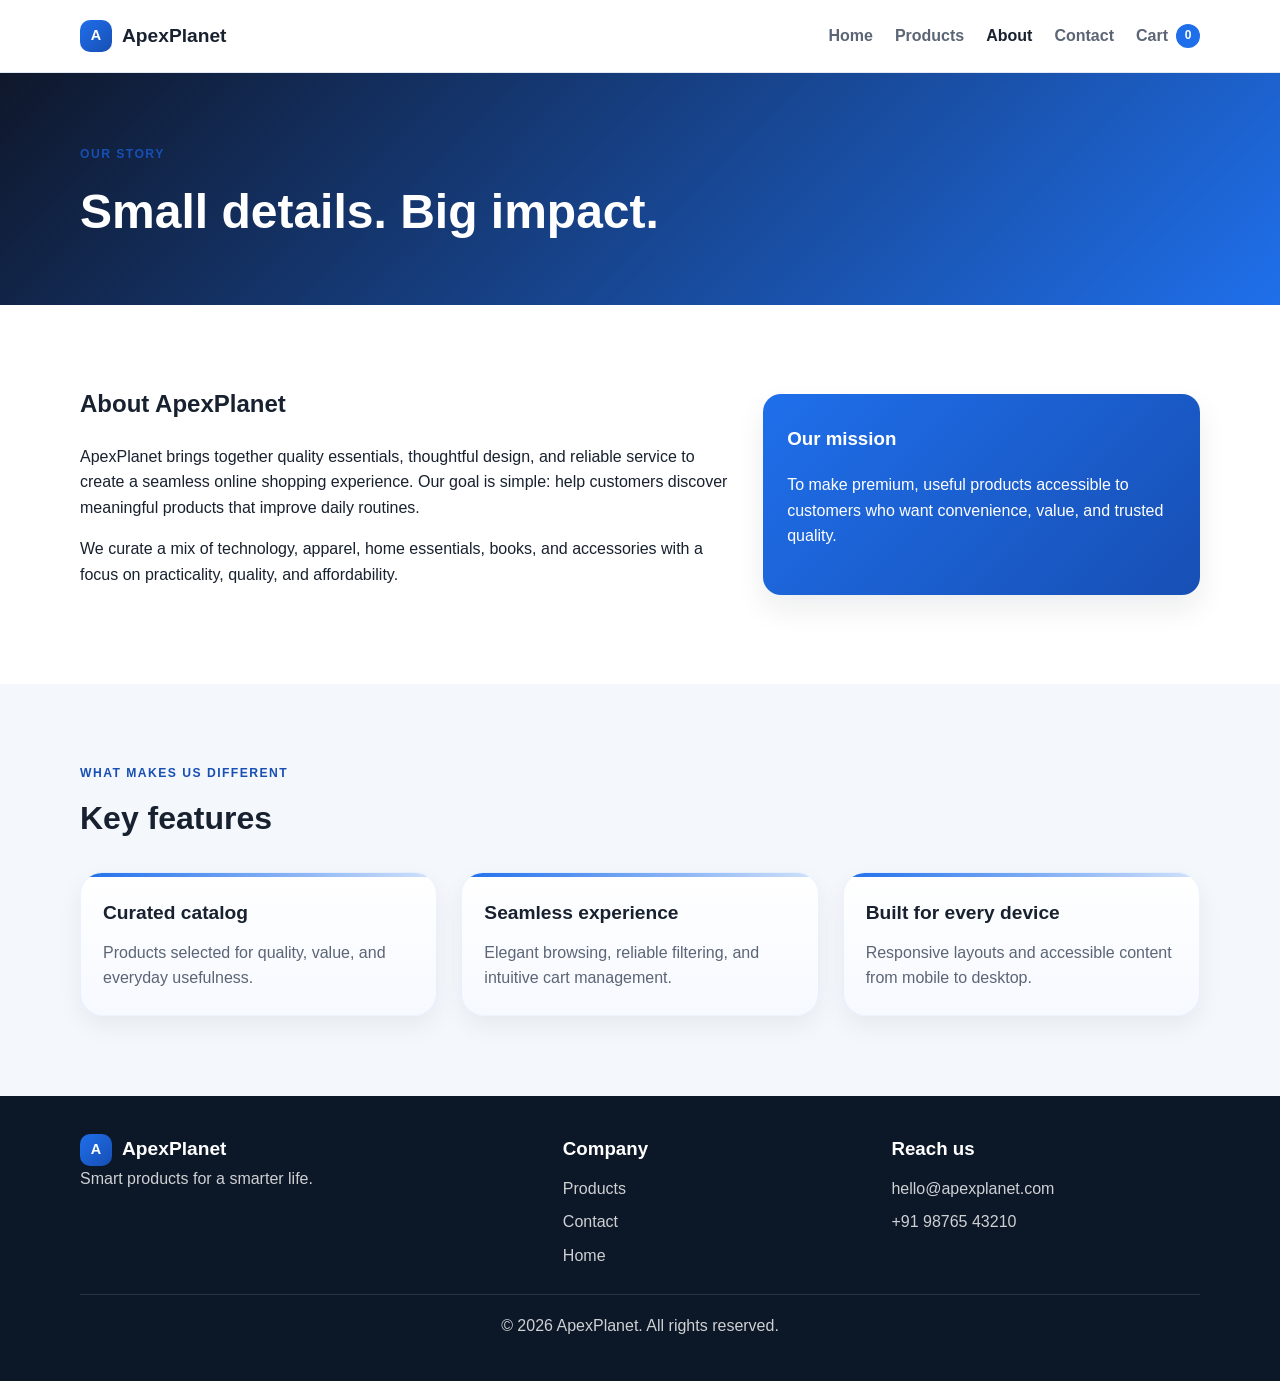
<file: about.html>
<!DOCTYPE html>
<html lang="en">
  <head>
    <meta charset="UTF-8" />
    <meta name="viewport" content="width=device-width, initial-scale=1.0" />
    <meta name="description" content="Learn more about ApexPlanet and the values behind our curated e-commerce store." />
    <title>ApexPlanet | About</title>
    <link rel="stylesheet" href="css/style.css" />
    <script defer src="js/data.js"></script>
    <script defer src="js/app.js"></script>
  </head>
  <body data-page="about">
    <header class="site-header">
      <div class="container nav-wrap">
        <a href="index.html" class="brand" aria-label="ApexPlanet home page">
          <span class="brand-mark">A</span>
          <span>ApexPlanet</span>
        </a>
        <button class="nav-toggle" aria-label="Open navigation menu" aria-expanded="false">
          <span></span><span></span><span></span>
        </button>
        <nav class="main-nav" aria-label="Main navigation">
          <a href="index.html">Home</a>
          <a href="products.html">Products</a>
          <a href="about.html" class="active">About</a>
          <a href="contact.html">Contact</a>
          <a href="cart.html" class="cart-link" aria-label="Shopping cart">
            Cart
            <span class="cart-count" data-cart-count>0</span>
          </a>
        </nav>
      </div>
    </header>

    <main>
      <section class="page-banner">
        <div class="container">
          <p class="eyebrow">Our story</p>
          <h1>Small details. Big impact.</h1>
        </div>
      </section>

      <section class="section">
        <div class="container about-layout">
          <div>
            <h2>About ApexPlanet</h2>
            <p>ApexPlanet brings together quality essentials, thoughtful design, and reliable service to create a seamless online shopping experience. Our goal is simple: help customers discover meaningful products that improve daily routines.</p>
            <p>We curate a mix of technology, apparel, home essentials, books, and accessories with a focus on practicality, quality, and affordability.</p>
          </div>
          <div class="about-highlight-box">
            <h3>Our mission</h3>
            <p>To make premium, useful products accessible to customers who want convenience, value, and trusted quality.</p>
          </div>
        </div>
      </section>

      <section class="section alt-bg">
        <div class="container">
          <div class="section-heading">
            <p class="eyebrow">What makes us different</p>
            <h2>Key features</h2>
          </div>
          <div class="feature-grid">
            <article class="info-card">
              <h3>Curated catalog</h3>
              <p>Products selected for quality, value, and everyday usefulness.</p>
            </article>
            <article class="info-card">
              <h3>Seamless experience</h3>
              <p>Elegant browsing, reliable filtering, and intuitive cart management.</p>
            </article>
            <article class="info-card">
              <h3>Built for every device</h3>
              <p>Responsive layouts and accessible content from mobile to desktop.</p>
            </article>
          </div>
        </div>
      </section>
    </main>

    <footer class="site-footer">
      <div class="container footer-grid">
        <div>
          <a href="index.html" class="brand footer-brand">
            <span class="brand-mark">A</span>
            <span>ApexPlanet</span>
          </a>
          <p>Smart products for a smarter life.</p>
        </div>
        <div>
          <h3>Company</h3>
          <ul>
            <li><a href="products.html">Products</a></li>
            <li><a href="contact.html">Contact</a></li>
            <li><a href="index.html">Home</a></li>
          </ul>
        </div>
        <div>
          <h3>Reach us</h3>
          <ul>
            <li>hello@apexplanet.com</li>
            <li>+91 98765 43210</li>
          </ul>
        </div>
      </div>
      <div class="container footer-bottom">
        <p>© <span id="year"></span> ApexPlanet. All rights reserved.</p>
      </div>
    </footer>
  </body>
</html>
</file>
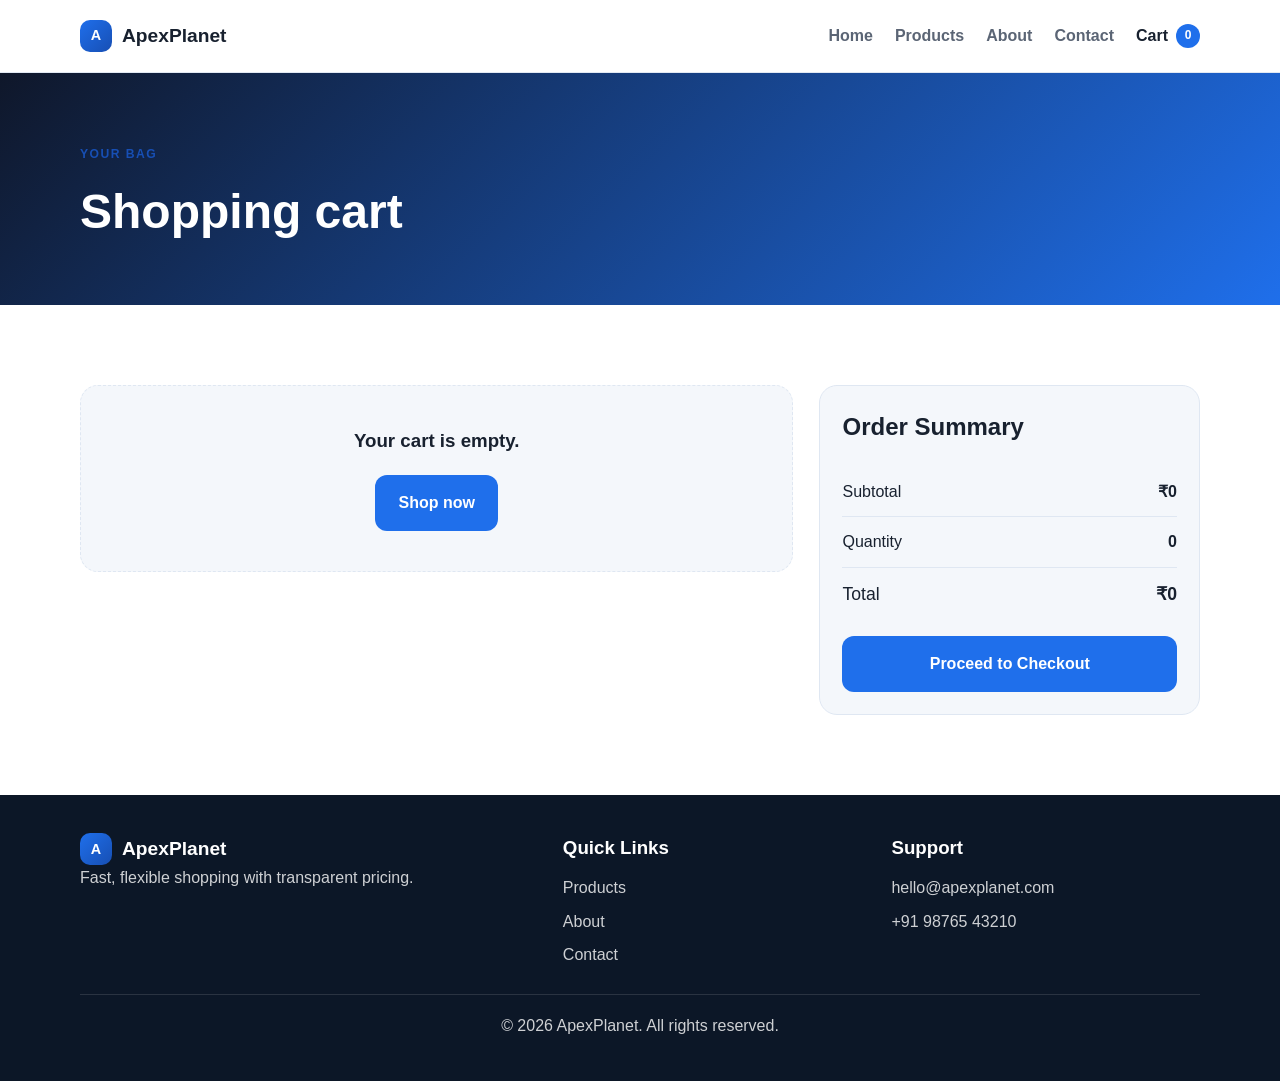
<file: cart.html>
<!DOCTYPE html>
<html lang="en">
  <head>
    <meta charset="UTF-8" />
    <meta name="viewport" content="width=device-width, initial-scale=1.0" />
    <meta name="description" content="Review your ApexPlanet cart and manage quantities before checkout." />
    <title>ApexPlanet | Shopping Cart</title>
    <link rel="stylesheet" href="css/style.css" />
    <script defer src="js/data.js"></script>
    <script defer src="js/app.js"></script>
  </head>
  <body data-page="cart">
    <header class="site-header">
      <div class="container nav-wrap">
        <a href="index.html" class="brand" aria-label="ApexPlanet home page">
          <span class="brand-mark">A</span>
          <span>ApexPlanet</span>
        </a>
        <button class="nav-toggle" aria-label="Open navigation menu" aria-expanded="false">
          <span></span><span></span><span></span>
        </button>
        <nav class="main-nav" aria-label="Main navigation">
          <a href="index.html">Home</a>
          <a href="products.html">Products</a>
          <a href="about.html">About</a>
          <a href="contact.html">Contact</a>
          <a href="cart.html" class="active cart-link" aria-label="Shopping cart">
            Cart
            <span class="cart-count" data-cart-count>0</span>
          </a>
        </nav>
      </div>
    </header>

    <main>
      <section class="page-banner">
        <div class="container">
          <p class="eyebrow">Your bag</p>
          <h1>Shopping cart</h1>
        </div>
      </section>

      <section class="section cart-section">
        <div class="container cart-layout">
          <div id="cartItems" class="cart-items" aria-live="polite"></div>
          <aside class="cart-summary">
            <h2>Order Summary</h2>
            <div class="summary-row">
              <span>Subtotal</span>
              <strong id="subtotalValue">₹0</strong>
            </div>
            <div class="summary-row">
              <span>Quantity</span>
              <strong id="quantityValue">0</strong>
            </div>
            <div class="summary-row total-row">
              <span>Total</span>
              <strong id="totalValue">₹0</strong>
            </div>
            <button type="button" class="btn btn-primary checkout-btn">Proceed to Checkout</button>
          </aside>
        </div>
      </section>
    </main>

    <footer class="site-footer">
      <div class="container footer-grid">
        <div>
          <a href="index.html" class="brand footer-brand">
            <span class="brand-mark">A</span>
            <span>ApexPlanet</span>
          </a>
          <p>Fast, flexible shopping with transparent pricing.</p>
        </div>
        <div>
          <h3>Quick Links</h3>
          <ul>
            <li><a href="products.html">Products</a></li>
            <li><a href="about.html">About</a></li>
            <li><a href="contact.html">Contact</a></li>
          </ul>
        </div>
        <div>
          <h3>Support</h3>
          <ul>
            <li>hello@apexplanet.com</li>
            <li>+91 98765 43210</li>
          </ul>
        </div>
      </div>
      <div class="container footer-bottom">
        <p>© <span id="year"></span> ApexPlanet. All rights reserved.</p>
      </div>
    </footer>
  </body>
</html>
</file>
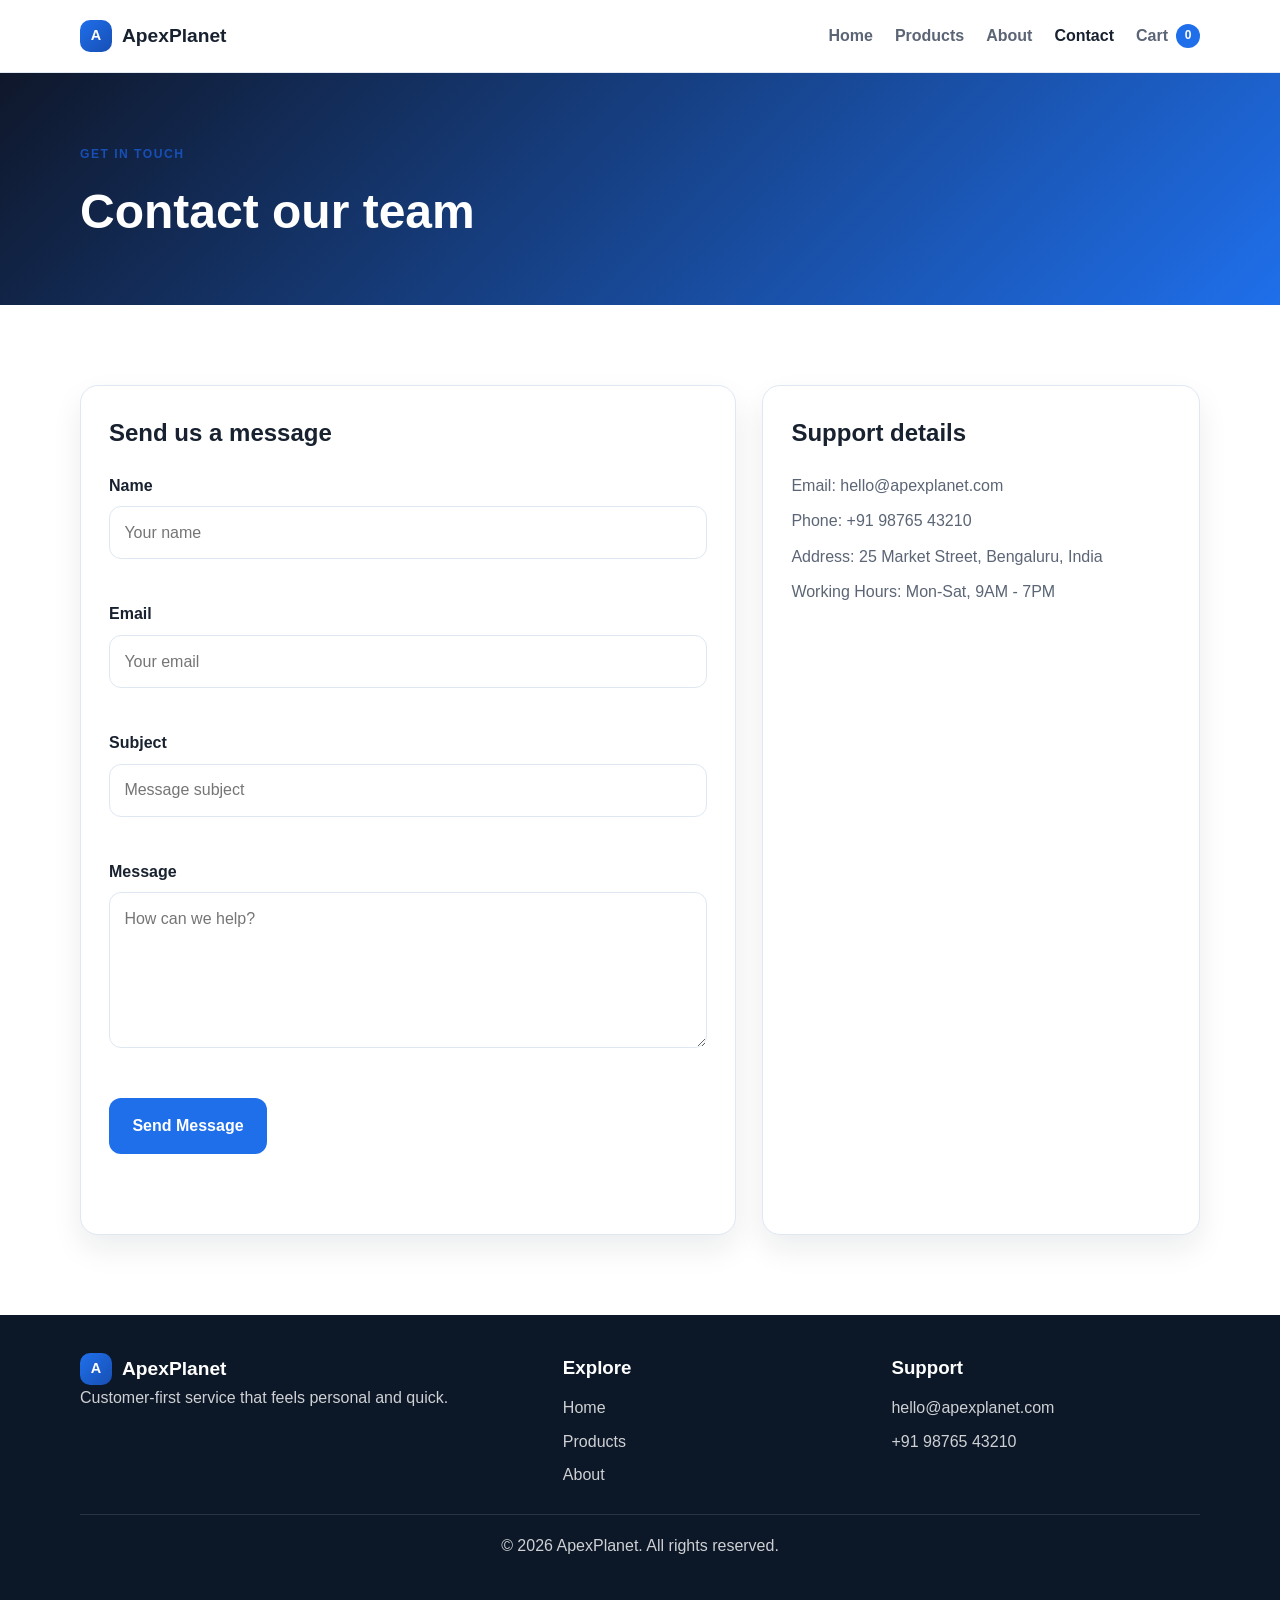
<file: contact.html>
<!DOCTYPE html>
<html lang="en">
  <head>
    <meta charset="UTF-8" />
    <meta name="viewport" content="width=device-width, initial-scale=1.0" />
    <meta name="description" content="Contact ApexPlanet for support, partnership, or shopping assistance." />
    <title>ApexPlanet | Contact</title>
    <link rel="stylesheet" href="css/style.css" />
    <script defer src="js/data.js"></script>
    <script defer src="js/app.js"></script>
  </head>
  <body data-page="contact">
    <header class="site-header">
      <div class="container nav-wrap">
        <a href="index.html" class="brand" aria-label="ApexPlanet home page">
          <span class="brand-mark">A</span>
          <span>ApexPlanet</span>
        </a>
        <button class="nav-toggle" aria-label="Open navigation menu" aria-expanded="false">
          <span></span><span></span><span></span>
        </button>
        <nav class="main-nav" aria-label="Main navigation">
          <a href="index.html">Home</a>
          <a href="products.html">Products</a>
          <a href="about.html">About</a>
          <a href="contact.html" class="active">Contact</a>
          <a href="cart.html" class="cart-link" aria-label="Shopping cart">
            Cart
            <span class="cart-count" data-cart-count>0</span>
          </a>
        </nav>
      </div>
    </header>

    <main>
      <section class="page-banner">
        <div class="container">
          <p class="eyebrow">Get in touch</p>
          <h1>Contact our team</h1>
        </div>
      </section>

      <section class="section">
        <div class="container contact-layout">
          <div class="contact-card">
            <h2>Send us a message</h2>
            <form id="contactForm" novalidate>
              <div class="form-group">
                <label for="name">Name</label>
                <input id="name" name="name" type="text" placeholder="Your name" />
                <small class="error-message" data-error-for="name"></small>
              </div>
              <div class="form-group">
                <label for="email">Email</label>
                <input id="email" name="email" type="email" placeholder="Your email" />
                <small class="error-message" data-error-for="email"></small>
              </div>
              <div class="form-group">
                <label for="subject">Subject</label>
                <input id="subject" name="subject" type="text" placeholder="Message subject" />
                <small class="error-message" data-error-for="subject"></small>
              </div>
              <div class="form-group">
                <label for="message">Message</label>
                <textarea id="message" name="message" rows="5" placeholder="How can we help?"></textarea>
                <small class="error-message" data-error-for="message"></small>
              </div>
              <button type="submit" class="btn btn-primary">Send Message</button>
              <p id="contactSuccess" class="success-message" aria-live="polite"></p>
            </form>
          </div>
          <div class="contact-info">
            <h2>Support details</h2>
            <ul>
              <li>Email: hello@apexplanet.com</li>
              <li>Phone: +91 98765 43210</li>
              <li>Address: 25 Market Street, Bengaluru, India</li>
              <li>Working Hours: Mon-Sat, 9AM - 7PM</li>
            </ul>
          </div>
        </div>
      </section>
    </main>

    <footer class="site-footer">
      <div class="container footer-grid">
        <div>
          <a href="index.html" class="brand footer-brand">
            <span class="brand-mark">A</span>
            <span>ApexPlanet</span>
          </a>
          <p>Customer-first service that feels personal and quick.</p>
        </div>
        <div>
          <h3>Explore</h3>
          <ul>
            <li><a href="index.html">Home</a></li>
            <li><a href="products.html">Products</a></li>
            <li><a href="about.html">About</a></li>
          </ul>
        </div>
        <div>
          <h3>Support</h3>
          <ul>
            <li>hello@apexplanet.com</li>
            <li>+91 98765 43210</li>
          </ul>
        </div>
      </div>
      <div class="container footer-bottom">
        <p>© <span id="year"></span> ApexPlanet. All rights reserved.</p>
      </div>
    </footer>
  </body>
</html>
</file>
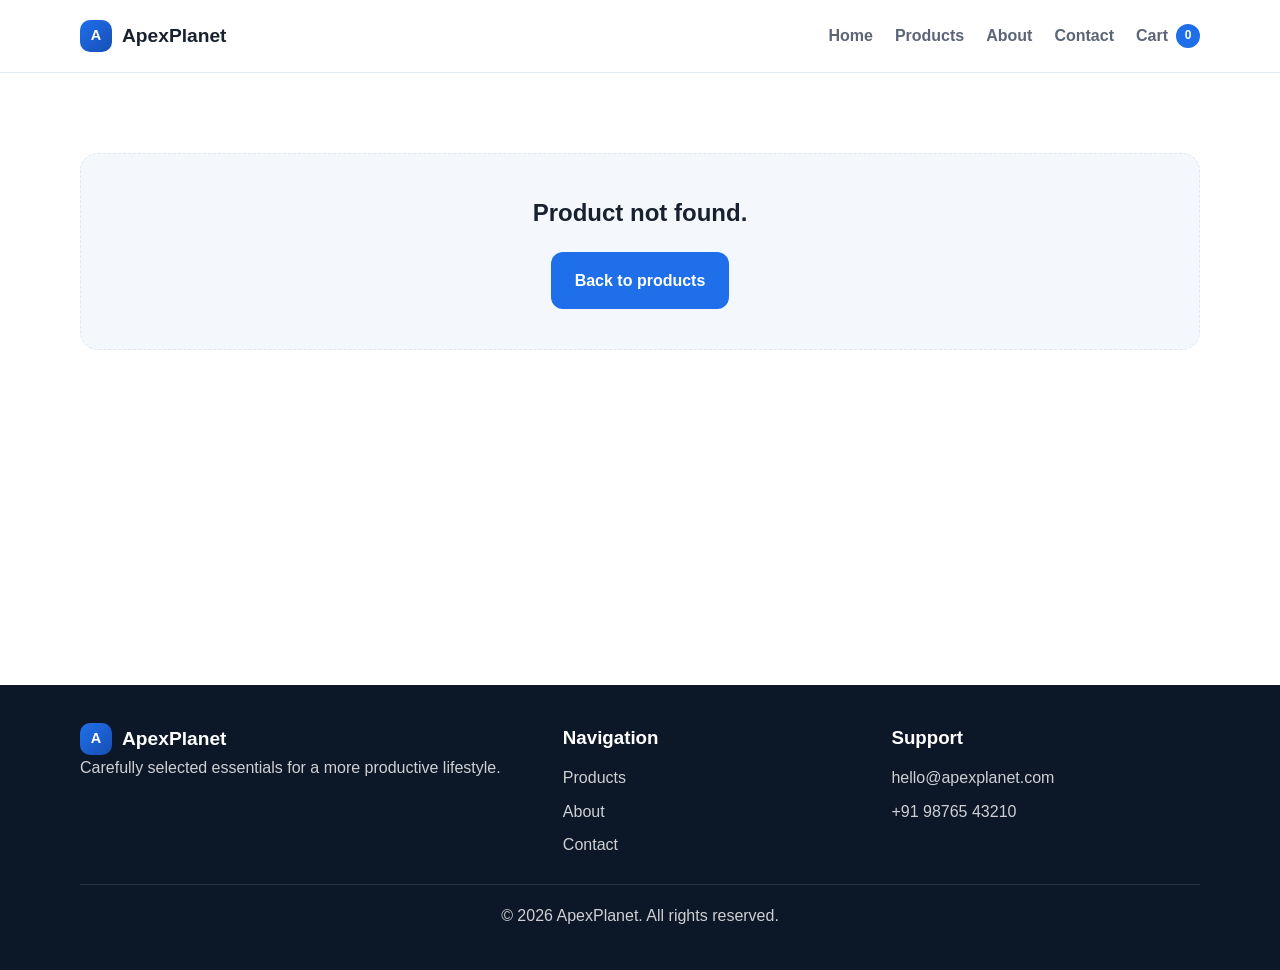
<file: product-details.html>
<!DOCTYPE html>
<html lang="en">
  <head>
    <meta charset="UTF-8" />
    <meta name="viewport" content="width=device-width, initial-scale=1.0" />
    <meta name="description" content="View the details of a selected ApexPlanet product." />
    <title>ApexPlanet | Product Details</title>
    <link rel="stylesheet" href="css/style.css" />
    <script defer src="js/data.js"></script>
    <script defer src="js/app.js"></script>
  </head>
  <body data-page="details">
    <header class="site-header">
      <div class="container nav-wrap">
        <a href="index.html" class="brand" aria-label="ApexPlanet home page">
          <span class="brand-mark">A</span>
          <span>ApexPlanet</span>
        </a>
        <button class="nav-toggle" aria-label="Open navigation menu" aria-expanded="false">
          <span></span><span></span><span></span>
        </button>
        <nav class="main-nav" aria-label="Main navigation">
          <a href="index.html">Home</a>
          <a href="products.html">Products</a>
          <a href="about.html">About</a>
          <a href="contact.html">Contact</a>
          <a href="cart.html" class="cart-link" aria-label="Shopping cart">
            Cart
            <span class="cart-count" data-cart-count>0</span>
          </a>
        </nav>
      </div>
    </header>

    <main>
      <section class="section product-detail-section">
        <div class="container">
          <div id="productDetail" class="product-detail" aria-live="polite"></div>
        </div>
      </section>
    </main>

    <footer class="site-footer">
      <div class="container footer-grid">
        <div>
          <a href="index.html" class="brand footer-brand">
            <span class="brand-mark">A</span>
            <span>ApexPlanet</span>
          </a>
          <p>Carefully selected essentials for a more productive lifestyle.</p>
        </div>
        <div>
          <h3>Navigation</h3>
          <ul>
            <li><a href="products.html">Products</a></li>
            <li><a href="about.html">About</a></li>
            <li><a href="contact.html">Contact</a></li>
          </ul>
        </div>
        <div>
          <h3>Support</h3>
          <ul>
            <li>hello@apexplanet.com</li>
            <li>+91 98765 43210</li>
          </ul>
        </div>
      </div>
      <div class="container footer-bottom">
        <p>© <span id="year"></span> ApexPlanet. All rights reserved.</p>
      </div>
    </footer>
  </body>
</html>
</file>
<file: css/style.css>
:root {
  --primary-color: #1f6feb;
  --primary-dark: #174fb4;
  --secondary-color: #f4f7fb;
  --accent-color: #ffb703;
  --text-color: #18212f;
  --muted-color: #5b6575;
  --border-color: #dfe7f2;
  --success-color: #1ea672;
  --danger-color: #d93b3b;
  --shadow: 0 14px 30px rgba(16, 24, 40, 0.08);
  --radius: 18px;
}

* { box-sizing: border-box; }

html { scroll-behavior: smooth; }

body {
  margin: 0;
  font-family: Arial, Helvetica, sans-serif;
  color: var(--text-color);
  background: #fff;
  line-height: 1.6;
}

a { color: inherit; text-decoration: none; }
img { max-width: 100%; display: block; }
button, input, select, textarea { font: inherit; }

.container {
  width: min(1120px, calc(100% - 32px));
  margin: 0 auto;
}

.section { padding: 80px 0; }
.alt-bg { background: var(--secondary-color); }

.site-header {
  position: sticky;
  top: 0;
  z-index: 20;
  background: rgba(255, 255, 255, 0.94);
  backdrop-filter: blur(10px);
  border-bottom: 1px solid rgba(223, 231, 242, 0.9);
}

.nav-wrap {
  display: flex;
  align-items: center;
  justify-content: space-between;
  min-height: 72px;
  gap: 24px;
}

.brand {
  display: inline-flex;
  align-items: center;
  gap: 10px;
  font-weight: 700;
  font-size: 1.2rem;
}

.brand-mark {
  display: inline-flex;
  align-items: center;
  justify-content: center;
  width: 32px;
  height: 32px;
  border-radius: 10px;
  background: linear-gradient(135deg, var(--primary-color), var(--primary-dark));
  color: #fff;
  font-size: 0.9rem;
}

.main-nav {
  display: flex;
  align-items: center;
  gap: 22px;
}

.main-nav a {
  color: var(--muted-color);
  font-weight: 600;
  transition: color 0.2s ease;
}

.main-nav a:hover, .main-nav a.active {
  color: var(--text-color);
}

.cart-link {
  display: inline-flex;
  align-items: center;
  gap: 8px;
}

.cart-count {
  min-width: 24px;
  height: 24px;
  border-radius: 50%;
  background: var(--primary-color);
  color: #fff;
  display: inline-flex;
  align-items: center;
  justify-content: center;
  font-size: 0.75rem;
}

.nav-toggle {
  display: none;
  width: 44px;
  height: 44px;
  background: transparent;
  border: 1px solid var(--border-color);
  border-radius: 12px;
  cursor: pointer;
}

.nav-toggle span {
  display: block;
  width: 24px;
  height: 2px;
  background: var(--text-color);
  margin: 5px auto;
}

.hero {
  padding: 80px 0 56px;
  background: linear-gradient(135deg, #eef5ff, #f7f9ff);
}

.hero-grid {
  display: grid;
  grid-template-columns: 1.1fr 0.9fr;
  gap: 40px;
  align-items: center;
}

.eyebrow {
  margin: 0 0 10px;
  text-transform: uppercase;
  letter-spacing: 0.12em;
  color: var(--primary-dark);
  font-size: 0.76rem;
  font-weight: 700;
}

h1, h2, h3, p { margin-top: 0; }

.hero-copy h1 {
  font-size: clamp(2.3rem, 4vw, 4rem);
  line-height: 1.08;
  margin-bottom: 18px;
}

.hero-copy p {
  color: var(--muted-color);
  max-width: 560px;
  font-size: 1.05rem;
}

.hero-actions {
  display: flex;
  flex-wrap: wrap;
  gap: 16px;
  margin-top: 24px;
}

.btn {
  display: inline-flex;
  align-items: center;
  justify-content: center;
  padding: 0.9rem 1.4rem;
  border-radius: 12px;
  border: 1px solid transparent;
  cursor: pointer;
  font-weight: 700;
  text-align: center;
  transition: transform 0.2s ease, background 0.2s ease;
}

.btn:hover { transform: translateY(-1px); }

.btn-primary {
  background: var(--primary-color);
  color: #fff;
}

.btn-primary:hover {
  background: var(--primary-dark);
}

.btn-secondary {
  background: transparent;
  border-color: var(--border-color);
  color: var(--text-color);
}

.btn-small {
  padding: 0.6rem 0.9rem;
  font-size: 0.82rem;
}

.hero-meta {
  list-style: none;
  padding: 0;
  margin: 26px 0 0;
  display: flex;
  flex-wrap: wrap;
  gap: 18px;
  color: var(--muted-color);
  font-size: 0.92rem;
}

.hero-visual {
  position: relative;
  min-height: 420px;
}

.hero-card {
  border-radius: 28px;
  overflow: hidden;
  box-shadow: var(--shadow);
}

.hero-card-main {
  height: 430px;
}

.hero-card-main img {
  width: 100%;
  height: 100%;
  object-fit: cover;
}

.hero-card-small {
  position: absolute;
  right: 15px;
  bottom: 20px;
  width: 180px;
  padding: 18px 20px;
  background: rgba(255, 255, 255, 0.9);
  color: var(--text-color);
}

.hero-card-small span {
  display: block;
  color: var(--muted-color);
  margin-bottom: 8px;
}

.hero-card-small strong {
  font-size: 1.9rem;
}

.section-heading {
  margin-bottom: 28px;
}

.section-heading h2 {
  font-size: clamp(1.8rem, 2.5vw, 2.5rem);
  margin-bottom: 0;
}

.category-grid {
  display: grid;
  grid-template-columns: repeat(5, minmax(0, 1fr));
  gap: 20px;
}

.feature-grid, .demo-grid {
  display: grid;
  grid-template-columns: repeat(3, minmax(0, 1fr));
  gap: 24px;
}

.category-card, .info-card, .demo-card {
  background: linear-gradient(180deg, #ffffff, #f6f9ff);
  border: 1px solid rgba(31, 111, 235, 0.08);
  border-radius: 22px;
  box-shadow: 0 10px 24px rgba(15, 23, 42, 0.06);
  transition: transform 0.2s ease, box-shadow 0.2s ease, border-color 0.2s ease;
}

.info-card, .demo-card {
  position: relative;
  padding: 28px 22px 24px;
  overflow: hidden;
}

.info-card::before, .demo-card::before {
  content: "";
  position: absolute;
  inset: 0 auto auto 0;
  width: 100%;
  height: 4px;
  background: linear-gradient(90deg, var(--primary-color), rgba(31, 111, 235, 0.2));
}

.info-card:hover, .demo-card:hover {
  transform: translateY(-5px);
  border-color: rgba(31, 111, 235, 0.2);
  box-shadow: 0 18px 30px rgba(15, 23, 42, 0.12);
}

.info-card h3, .demo-card h3 {
  font-size: 1.2rem;
  margin: 0 0 0.9rem;
  line-height: 1.25;
  color: var(--text-color);
}

.info-card p, .demo-card li {
  color: var(--muted-color);
  margin-bottom: 0;
}

.demo-card ul {
  margin: 0;
  padding-left: 1.25rem;
  display: grid;
  gap: 0.55rem;
}

.demo-card li {
  line-height: 1.5;
}

.category-card {
  padding: 26px 18px;
  display: flex;
  flex-direction: column;
  align-items: center;
  justify-content: center;
  min-height: 180px;
  text-align: center;
}

.category-card h3 { margin: 10px 0 0; }

.category-icon {
  font-size: 2rem;
}

.product-grid {
  display: grid;
  grid-template-columns: repeat(4, minmax(0, 1fr));
  gap: 24px;
}

.product-card {
  background: #fff;
  border: 1px solid var(--border-color);
  border-radius: var(--radius);
  overflow: hidden;
  box-shadow: var(--shadow);
}

.product-image-link img {
  width: 100%;
  height: 220px;
  object-fit: cover;
}

.product-body {
  padding: 18px 16px 20px;
}

.product-meta-row, .product-price-row {
  display: flex;
  align-items: center;
  justify-content: space-between;
  gap: 12px;
}

.product-category {
  color: var(--primary-dark);
  font-size: 0.8rem;
  font-weight: 700;
  text-transform: uppercase;
}

.product-rating {
  color: #f5a623;
  font-weight: 700;
  font-size: 0.9rem;
}

.product-card h3 {
  margin: 14px 0 18px;
  min-height: 48px;
}

.product-price-row strong {
  font-size: 1.1rem;
}

.text-link {
  color: var(--primary-color);
  font-weight: 700;
}

.page-banner {
  background: linear-gradient(135deg, #0f172a, #1f6feb);
  color: #fff;
  padding: 72px 0 54px;
}

.page-banner h1 {
  margin-bottom: 0;
  font-size: clamp(2rem, 4vw, 3rem);
}

.products-layout {
  display: grid;
  grid-template-columns: 300px 1fr;
  gap: 30px;
}

.filter-panel {
  background: #fff;
  border: 1px solid var(--border-color);
  border-radius: var(--radius);
  padding: 24px;
  box-shadow: var(--shadow);
  height: fit-content;
  position: sticky;
  top: 92px;
}

.filter-panel h2 { margin-bottom: 20px; }

.filter-group {
  display: flex;
  flex-direction: column;
  gap: 8px;
  margin-bottom: 18px;
}

.filter-group label {
  font-weight: 700;
}

.filter-group input,
.filter-group select,
.form-group input,
.form-group textarea {
  width: 100%;
  border: 1px solid var(--border-color);
  border-radius: 12px;
  padding: 0.8rem 0.9rem;
  background: #fff;
}

.search-box input:focus,
.filter-group select:focus,
.form-group input:focus,
.form-group textarea:focus,
.btn:focus,
.nav-toggle:focus,
.remove-btn:focus,
.qty-btn:focus,
.cart-item button:focus {
  outline: 3px solid rgba(31, 111, 235, 0.24);
  outline-offset: 2px;
}

.results-header {
  display: flex;
  align-items: center;
  justify-content: space-between;
  gap: 12px;
  margin-bottom: 22px;
}

.empty-state {
  text-align: center;
  padding: 40px 20px;
  border: 1px dashed var(--border-color);
  border-radius: var(--radius);
  background: var(--secondary-color);
}

.product-detail-section { min-height: 68vh; }

.detail-layout {
  display: grid;
  grid-template-columns: 1fr 1fr;
  gap: 30px;
  align-items: center;
}

.detail-image-wrap img {
  width: 100%;
  height: 520px;
  object-fit: cover;
  border-radius: var(--radius);
  box-shadow: var(--shadow);
}

.detail-content h1 {
  font-size: clamp(2rem, 3vw, 3rem);
  margin-bottom: 12px;
}

.detail-rating {
  color: #f5a623;
  font-weight: 700;
  margin-bottom: 14px;
}

.detail-price {
  font-size: 2rem;
  font-weight: 800;
  margin-bottom: 14px;
}

.detail-actions {
  display: flex;
  flex-wrap: wrap;
  gap: 16px;
  margin-top: 24px;
}

.cart-layout {
  display: grid;
  grid-template-columns: 1.5fr 0.8fr;
  gap: 26px;
  align-items: start;
}

.cart-items {
  display: grid;
  gap: 18px;
}

.cart-item {
  display: grid;
  grid-template-columns: 160px 1fr auto auto;
  gap: 16px;
  align-items: center;
  padding: 16px;
  background: #fff;
  border: 1px solid var(--border-color);
  border-radius: var(--radius);
  box-shadow: var(--shadow);
}

.cart-item img {
  border-radius: 12px;
  width: 100%;
  height: 120px;
  object-fit: cover;
}

.cart-item-details h3 { margin-bottom: 8px; }
.cart-item-details p { margin: 4px 0; color: var(--muted-color); }

.quantity-controls {
  display: inline-flex;
  align-items: center;
  gap: 10px;
  border: 1px solid var(--border-color);
  border-radius: 12px;
  padding: 8px 10px;
}

.qty-btn, .remove-btn {
  border: none;
  background: var(--secondary-color);
  color: var(--text-color);
  cursor: pointer;
  border-radius: 8px;
  font-weight: 700;
}

.qty-btn {
  width: 30px;
  height: 30px;
}

.remove-btn {
  background: #fff1f1;
  color: var(--danger-color);
  padding: 0.7rem 0.9rem;
}

.cart-summary {
  background: var(--secondary-color);
  border: 1px solid var(--border-color);
  border-radius: var(--radius);
  padding: 22px;
  position: sticky;
  top: 92px;
}

.summary-row {
  display: flex;
  align-items: center;
  justify-content: space-between;
  padding: 12px 0;
  border-bottom: 1px solid var(--border-color);
}

.total-row {
  border-bottom: none;
  font-size: 1.1rem;
}

.checkout-btn { width: 100%; margin-top: 16px; }

.about-layout {
  display: grid;
  grid-template-columns: 1.2fr 0.8fr;
  gap: 28px;
  align-items: center;
}

.about-highlight-box {
  background: linear-gradient(135deg, var(--primary-color), var(--primary-dark));
  color: #fff;
  border-radius: var(--radius);
  padding: 30px 24px;
  box-shadow: var(--shadow);
}

.contact-layout {
  display: grid;
  grid-template-columns: 1.2fr 0.8fr;
  gap: 26px;
}

.contact-card,
.contact-info {
  background: #fff;
  border: 1px solid var(--border-color);
  border-radius: var(--radius);
  box-shadow: var(--shadow);
  padding: 28px;
}

.form-group {
  margin-bottom: 18px;
}

.form-group label {
  display: block;
  margin-bottom: 8px;
  font-weight: 700;
}

.error-message {
  color: var(--danger-color);
  font-size: 0.8rem;
  display: block;
  min-height: 18px;
  margin-top: 6px;
}

.success-message {
  color: var(--success-color);
  font-weight: 700;
  min-height: 22px;
  margin-top: 14px;
}

.contact-info ul {
  list-style: none;
  padding: 0;
  margin: 0;
  color: var(--muted-color);
  display: grid;
  gap: 10px;
}

.site-footer {
  background: #0c1727;
  color: rgba(255, 255, 255, 0.8);
  padding-top: 38px;
}

.footer-grid {
  display: grid;
  grid-template-columns: 1.5fr 1fr 1fr;
  gap: 20px;
  padding-bottom: 26px;
}

.footer-grid h3 {
  color: #fff;
  margin-bottom: 12px;
}

.footer-grid ul {
  list-style: none;
  padding: 0;
  margin: 0;
  display: grid;
  gap: 8px;
}

.footer-brand { color: #fff; }

.footer-bottom {
  border-top: 1px solid rgba(255, 255, 255, 0.12);
  padding: 18px 0 26px;
  text-align: center;
}

@media (max-width: 1024px) {
  .category-grid { grid-template-columns: repeat(3, minmax(0, 1fr)); }
  .product-grid { grid-template-columns: repeat(2, minmax(0, 1fr)); }
  .hero-grid, .products-layout, .cart-layout, .about-layout, .contact-layout { grid-template-columns: 1fr; }
  .filter-panel, .cart-summary { position: static; }
}

@media (max-width: 767px) {
  .main-nav {
    display: none;
    position: absolute;
    top: 72px;
    left: 16px;
    right: 16px;
    background: #fff;
    border: 1px solid var(--border-color);
    border-radius: 14px;
    padding: 18px;
    flex-direction: column;
    align-items: flex-start;
    box-shadow: var(--shadow);
  }

  .main-nav.open { display: flex; }
  .nav-toggle { display: block; }

  .hero { padding-top: 56px; }
  .hero-meta { flex-direction: column; gap: 10px; }
  .category-grid, .feature-grid, .demo-grid, .product-grid, .footer-grid { grid-template-columns: 1fr; }

  .product-card h3 { min-height: auto; }
  .results-header { flex-direction: column; align-items: flex-start; }
  .cart-item {
    grid-template-columns: 1fr;
    text-align: center;
  }

  .cart-item img {
    width: 100%;
    max-width: 260px;
    margin: 0 auto;
  }

  .quantity-controls {
    justify-content: center;
  }

  .detail-layout {
    grid-template-columns: 1fr;
  }

  .detail-image-wrap img {
    height: 360px;
  }
}
</file>
